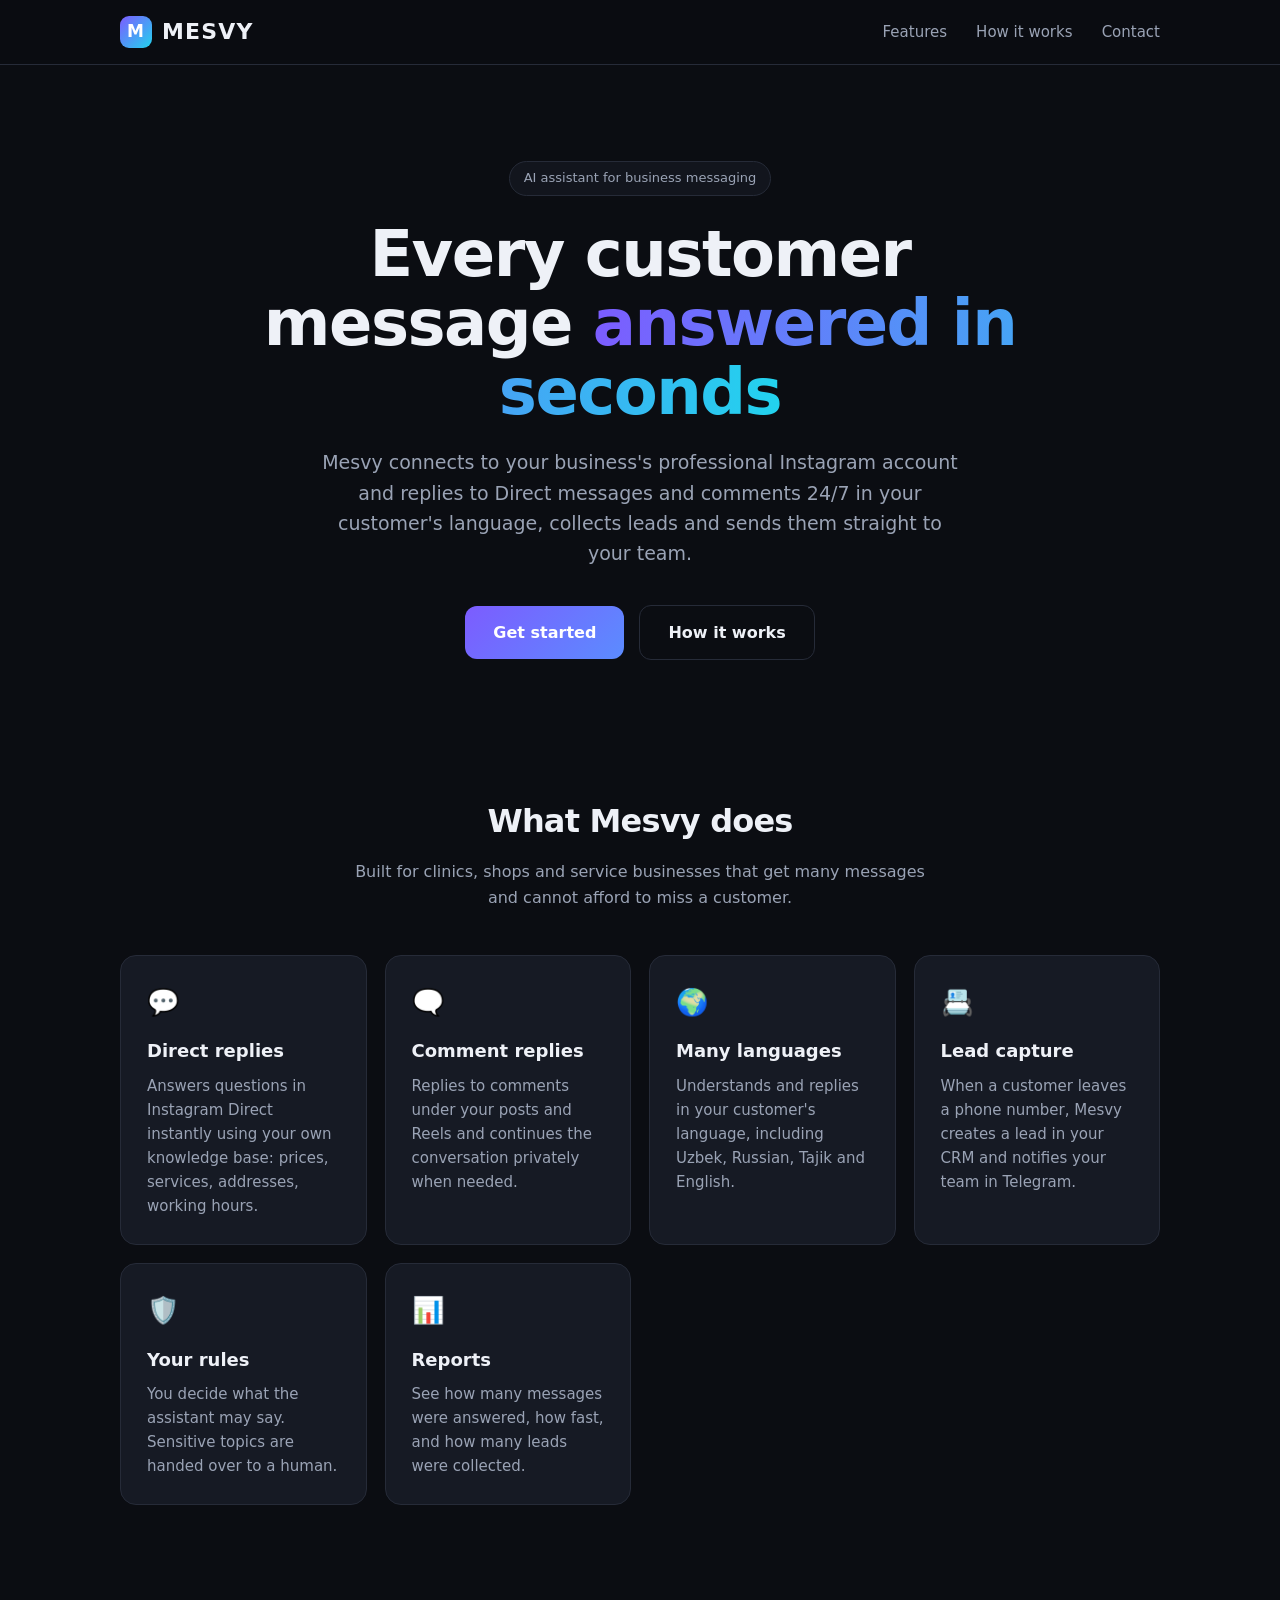
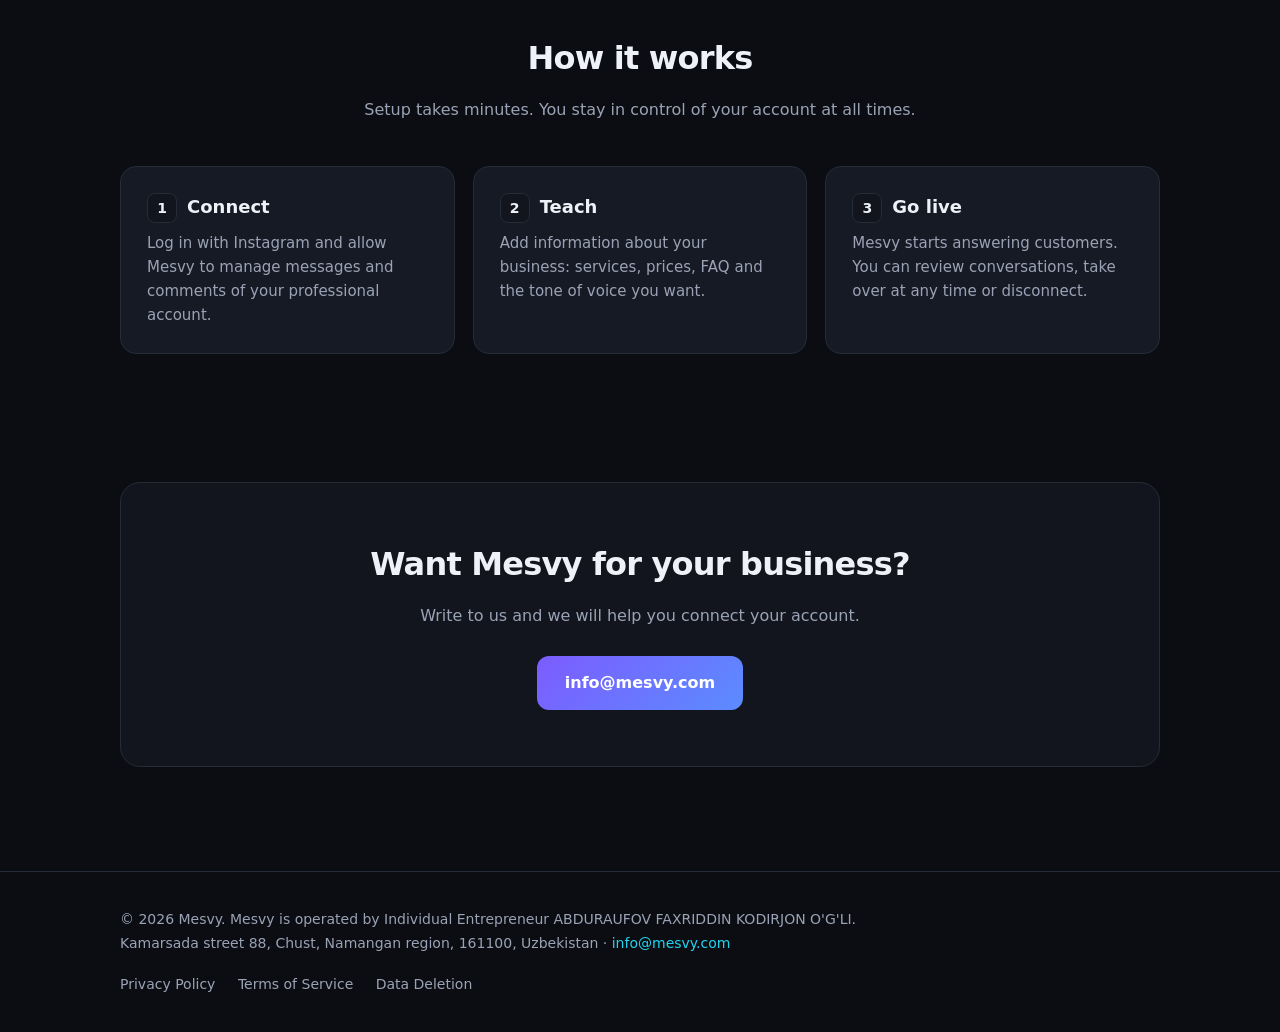
<file: index.html>
<!doctype html>
<html lang="en">
<head>
  <meta charset="utf-8">
  <meta name="viewport" content="width=device-width, initial-scale=1">
  <meta name="facebook-domain-verification" content="y412mmk7uv4e1sqrcj9cghcx4xdvek" />
  <title>Mesvy — AI assistant for Instagram Direct and comments</title>
  <meta name="description" content="Mesvy answers your customers in Instagram Direct and comments 24/7 with AI, collects leads and sends them to your CRM and Telegram.">
  <link rel="stylesheet" href="style.css">
</head>
<body>
  <header>
    <div class="wrap">
      <a class="logo" href="/"><span class="logo-mark">M</span>Mesvy</a>
      <nav>
        <a href="#features">Features</a>
        <a href="#how">How it works</a>
        <a class="keep" href="#contact">Contact</a>
      </nav>
    </div>
  </header>

  <main>
    <div class="wrap hero">
      <span class="badge">AI assistant for business messaging</span>
      <h1>Every customer message <span class="grad">answered in seconds</span></h1>
      <p>Mesvy connects to your business's professional Instagram account and replies to Direct messages and comments 24/7 in your customer's language, collects leads and sends them straight to your team.</p>
      <a class="btn" href="#contact">Get started</a>
      <a class="btn btn-ghost" href="#how">How it works</a>
    </div>

    <section id="features">
      <div class="wrap">
        <h2>What Mesvy does</h2>
        <p class="sub">Built for clinics, shops and service businesses that get many messages and cannot afford to miss a customer.</p>
        <div class="grid">
          <div class="card"><div class="ico">💬</div><h3>Direct replies</h3><p>Answers questions in Instagram Direct instantly using your own knowledge base: prices, services, addresses, working hours.</p></div>
          <div class="card"><div class="ico">🗨️</div><h3>Comment replies</h3><p>Replies to comments under your posts and Reels and continues the conversation privately when needed.</p></div>
          <div class="card"><div class="ico">🌍</div><h3>Many languages</h3><p>Understands and replies in your customer's language, including Uzbek, Russian, Tajik and English.</p></div>
          <div class="card"><div class="ico">📇</div><h3>Lead capture</h3><p>When a customer leaves a phone number, Mesvy creates a lead in your CRM and notifies your team in Telegram.</p></div>
          <div class="card"><div class="ico">🛡️</div><h3>Your rules</h3><p>You decide what the assistant may say. Sensitive topics are handed over to a human.</p></div>
          <div class="card"><div class="ico">📊</div><h3>Reports</h3><p>See how many messages were answered, how fast, and how many leads were collected.</p></div>
        </div>
      </div>
    </section>

    <section id="how">
      <div class="wrap">
        <h2>How it works</h2>
        <p class="sub">Setup takes minutes. You stay in control of your account at all times.</p>
        <div class="grid steps">
          <div class="card"><h3>Connect</h3><p>Log in with Instagram and allow Mesvy to manage messages and comments of your professional account.</p></div>
          <div class="card"><h3>Teach</h3><p>Add information about your business: services, prices, FAQ and the tone of voice you want.</p></div>
          <div class="card"><h3>Go live</h3><p>Mesvy starts answering customers. You can review conversations, take over at any time or disconnect.</p></div>
        </div>
      </div>
    </section>

    <section id="contact">
      <div class="wrap">
        <div class="cta">
          <h2>Want Mesvy for your business?</h2>
          <p>Write to us and we will help you connect your account.</p>
          <a class="btn" href="mailto:info@mesvy.com">info@mesvy.com</a>
        </div>
      </div>
    </section>
  </main>

  <footer>
    <div class="wrap">
      <div class="company">
        © 2026 Mesvy. Mesvy is operated by Individual Entrepreneur ABDURAUFOV FAXRIDDIN KODIRJON O'G'LI.<br>
        Kamarsada street 88, Chust, Namangan region, 161100, Uzbekistan · <a href="mailto:info@mesvy.com">info@mesvy.com</a>
      </div>
      <div class="links">
        <a href="privacy.html">Privacy Policy</a>
        <a href="terms.html">Terms of Service</a>
        <a href="data-deletion.html">Data Deletion</a>
      </div>
    </div>
  </footer>
</body>
</html>
</file>
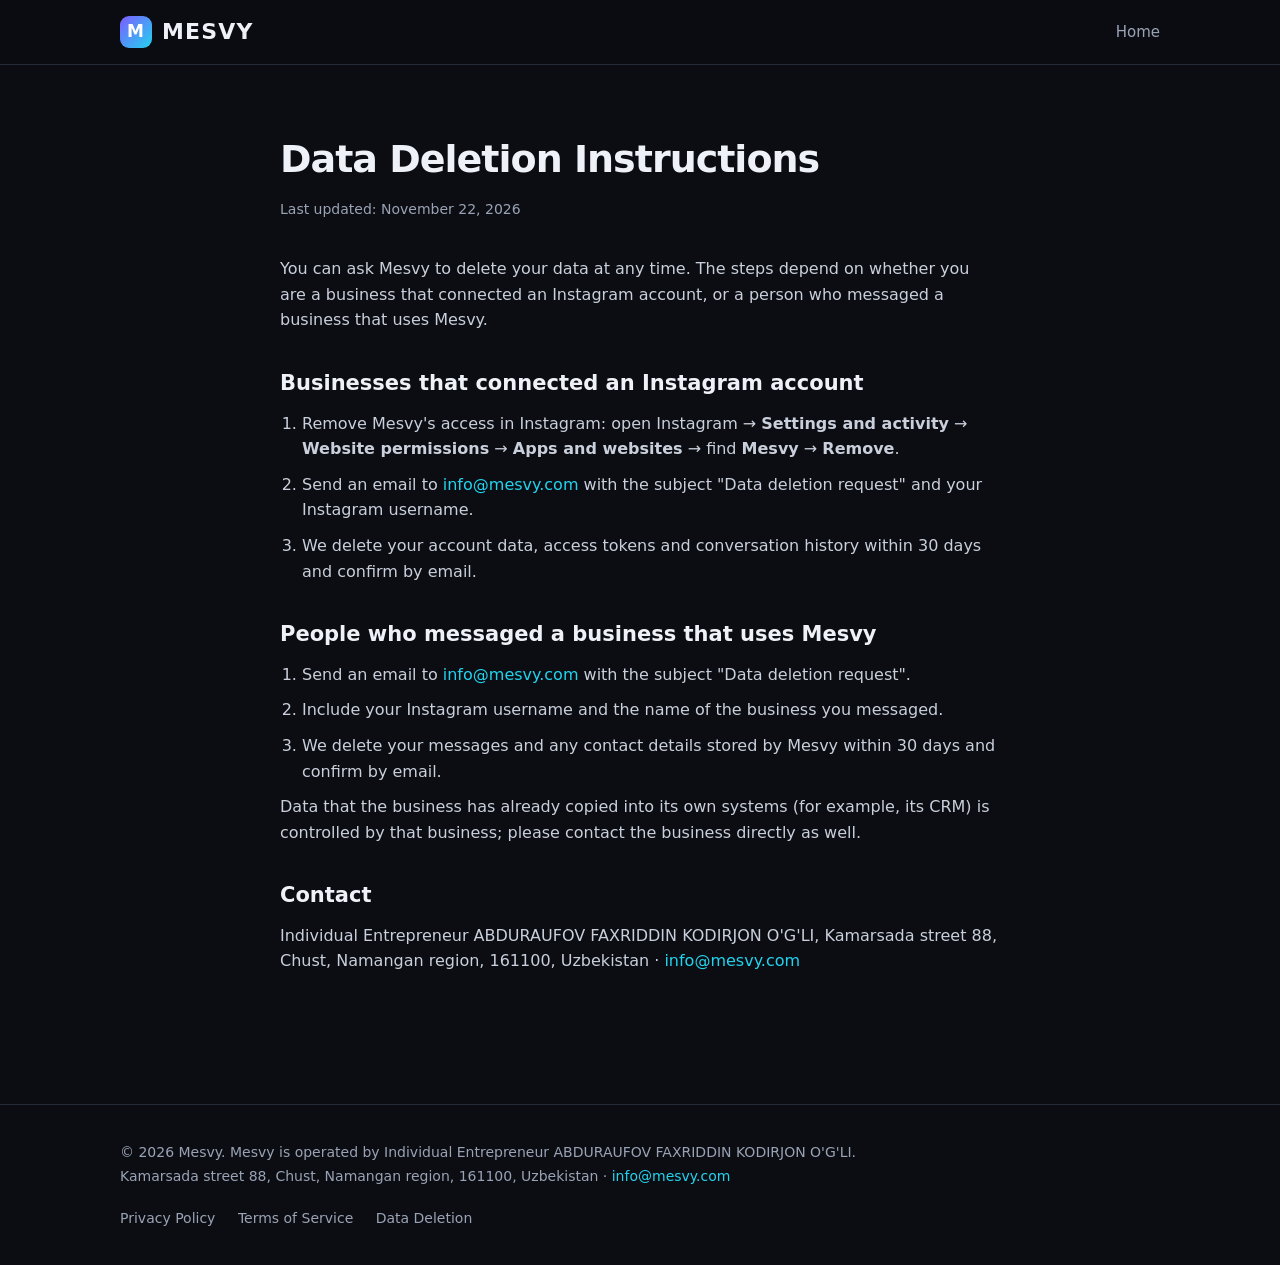
<file: data-deletion.html>
<!doctype html>
<html lang="en">
<head>
  <meta charset="utf-8">
  <meta name="viewport" content="width=device-width, initial-scale=1">
  <title>Data Deletion — Mesvy</title>
  <link rel="stylesheet" href="style.css">
</head>
<body>
  <header>
    <div class="wrap">
      <a class="logo" href="/"><span class="logo-mark">M</span>Mesvy</a>
      <nav><a class="keep" href="/">Home</a></nav>
    </div>
  </header>

  <main class="legal">
    <h1>Data Deletion Instructions</h1>
    <p class="updated">Last updated: November 22, 2026</p>

    <p>You can ask Mesvy to delete your data at any time. The steps depend on whether you are a business that connected an Instagram account, or a person who messaged a business that uses Mesvy.</p>

    <h2>Businesses that connected an Instagram account</h2>
    <ol>
      <li>Remove Mesvy's access in Instagram: open Instagram → <strong>Settings and activity</strong> → <strong>Website permissions</strong> → <strong>Apps and websites</strong> → find <strong>Mesvy</strong> → <strong>Remove</strong>.</li>
      <li>Send an email to <a href="mailto:info@mesvy.com?subject=Data%20deletion%20request">info@mesvy.com</a> with the subject "Data deletion request" and your Instagram username.</li>
      <li>We delete your account data, access tokens and conversation history within 30 days and confirm by email.</li>
    </ol>

    <h2>People who messaged a business that uses Mesvy</h2>
    <ol>
      <li>Send an email to <a href="mailto:info@mesvy.com?subject=Data%20deletion%20request">info@mesvy.com</a> with the subject "Data deletion request".</li>
      <li>Include your Instagram username and the name of the business you messaged.</li>
      <li>We delete your messages and any contact details stored by Mesvy within 30 days and confirm by email.</li>
    </ol>

    <p>Data that the business has already copied into its own systems (for example, its CRM) is controlled by that business; please contact the business directly as well.</p>

    <h2>Contact</h2>
    <p>Individual Entrepreneur ABDURAUFOV FAXRIDDIN KODIRJON O'G'LI, Kamarsada street 88, Chust, Namangan region, 161100, Uzbekistan · <a href="mailto:info@mesvy.com">info@mesvy.com</a></p>
  </main>

  <footer>
    <div class="wrap">
      <div class="company">
        © 2026 Mesvy. Mesvy is operated by Individual Entrepreneur ABDURAUFOV FAXRIDDIN KODIRJON O'G'LI.<br>
        Kamarsada street 88, Chust, Namangan region, 161100, Uzbekistan · <a href="mailto:info@mesvy.com">info@mesvy.com</a>
      </div>
      <div class="links">
        <a href="privacy.html">Privacy Policy</a>
        <a href="terms.html">Terms of Service</a>
        <a href="data-deletion.html">Data Deletion</a>
      </div>
    </div>
  </footer>
</body>
</html>
</file>
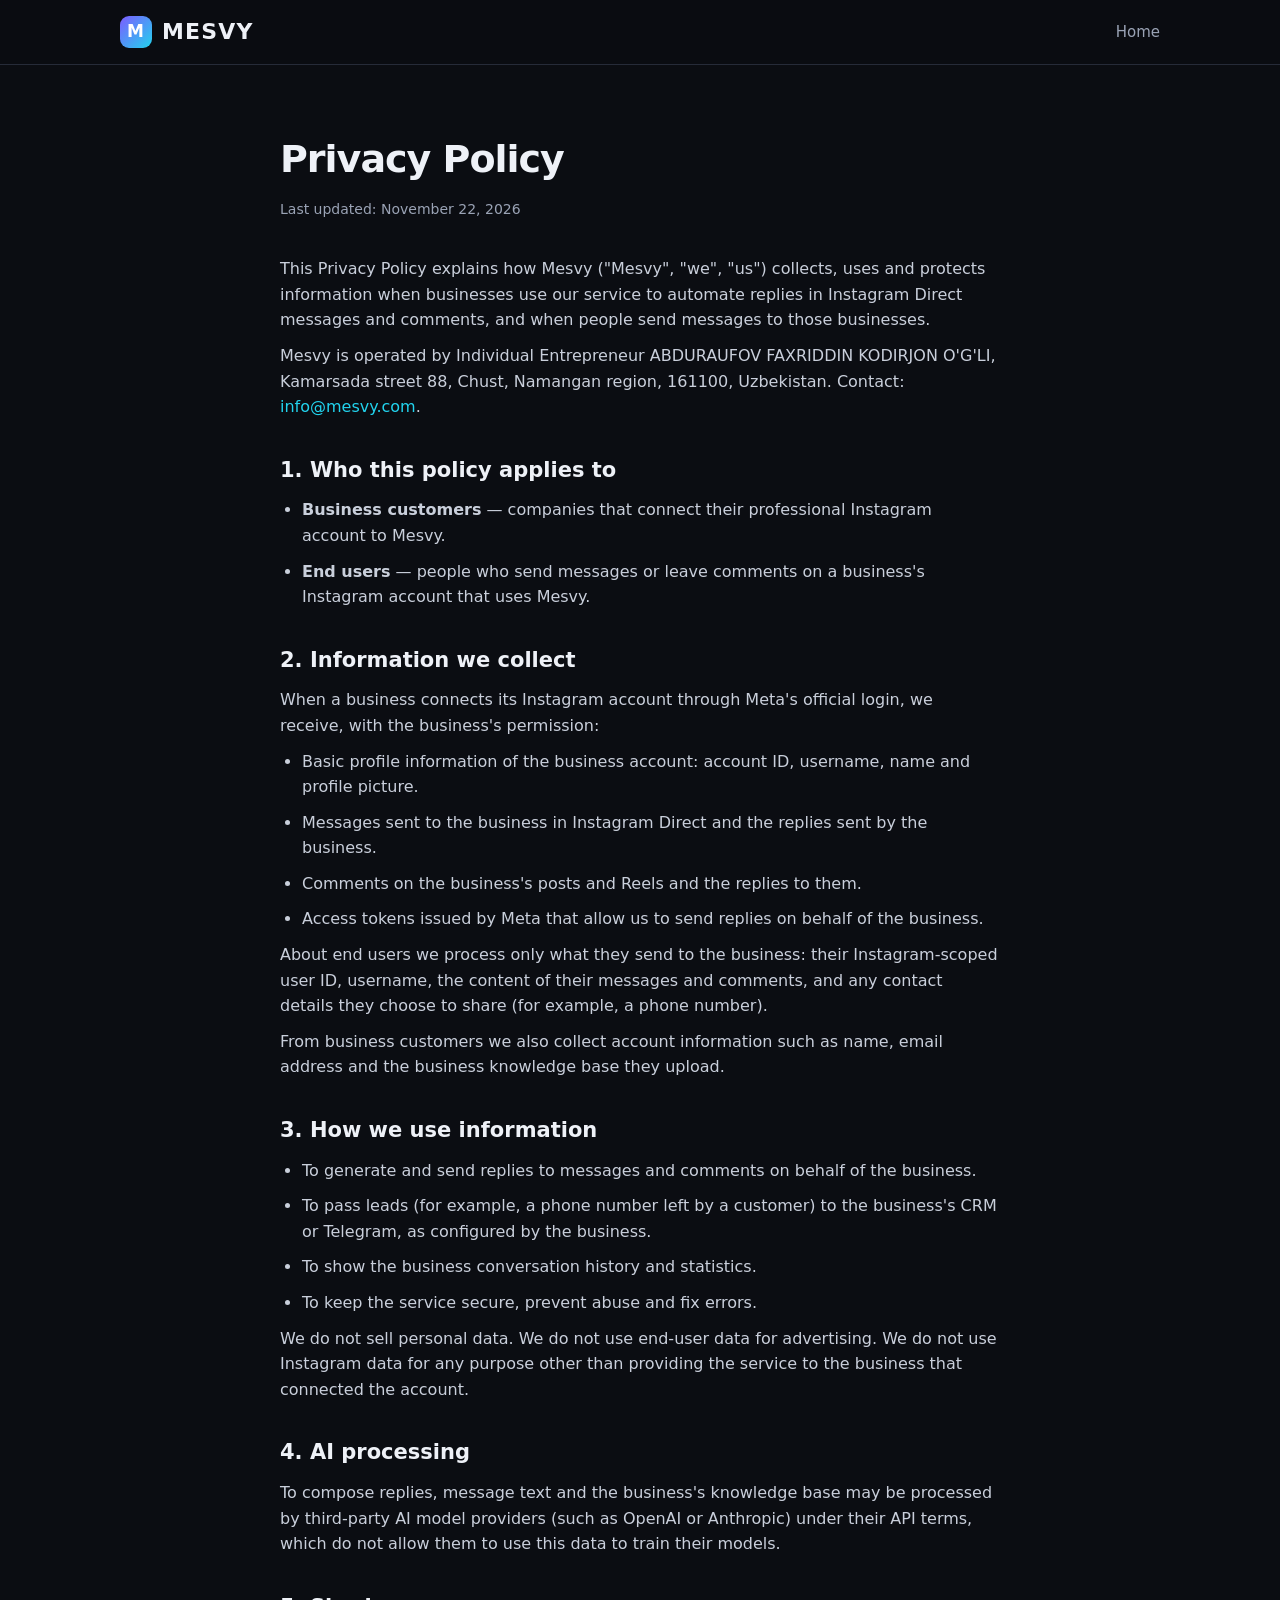
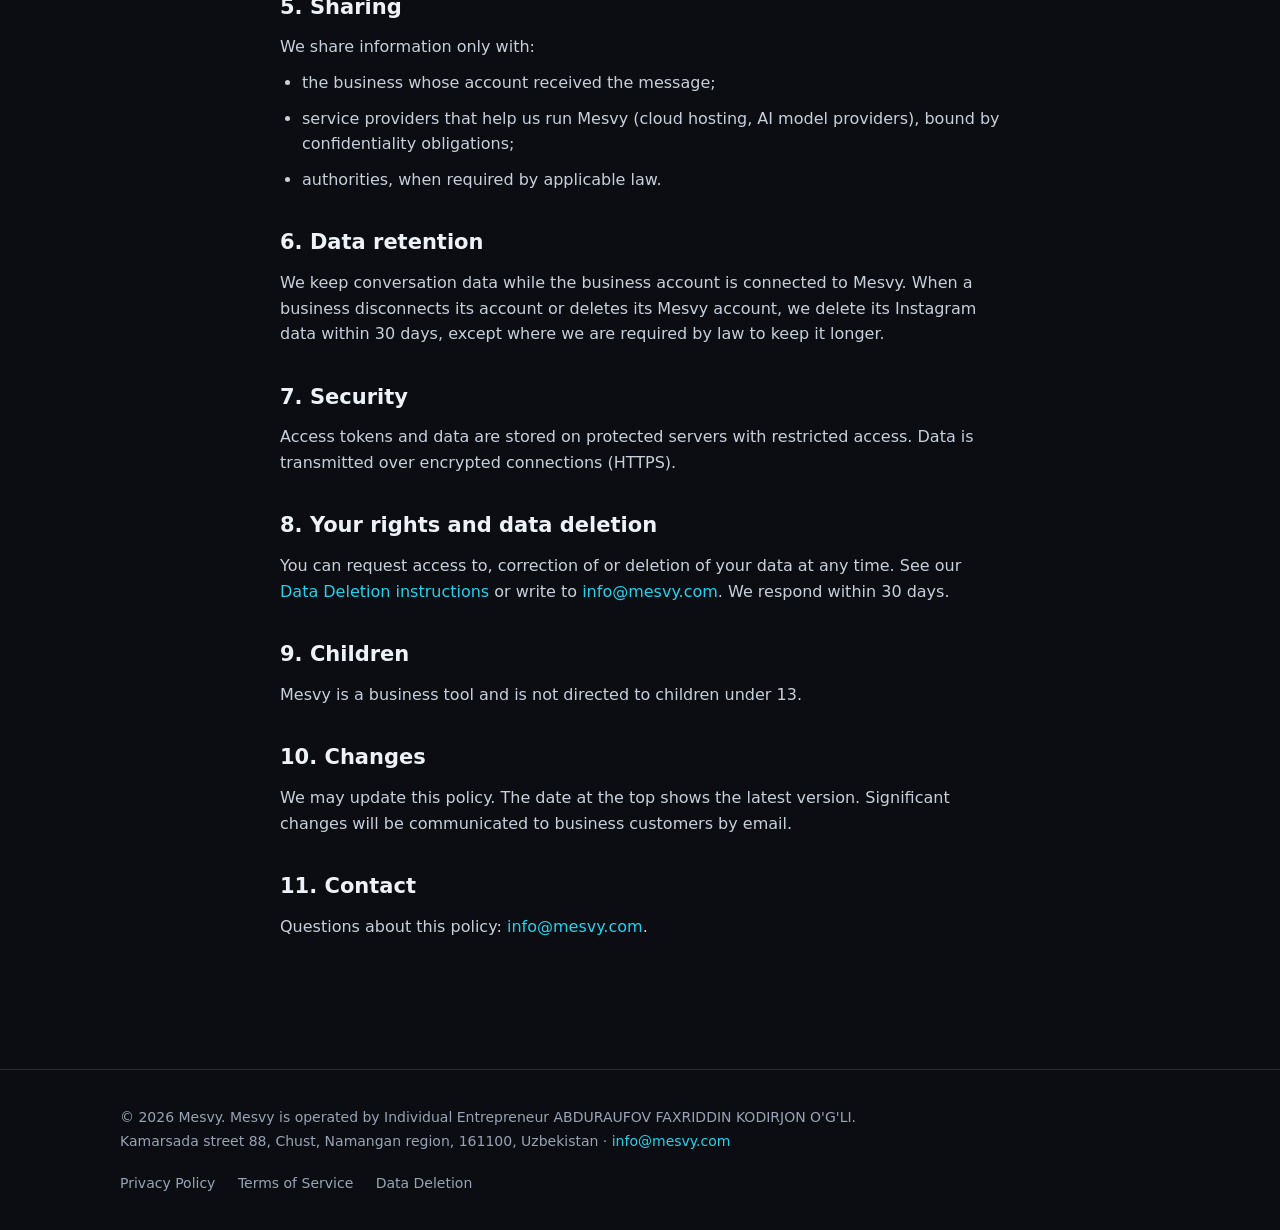
<file: privacy.html>
<!doctype html>
<html lang="en">
<head>
  <meta charset="utf-8">
  <meta name="viewport" content="width=device-width, initial-scale=1">
  <title>Privacy Policy — Mesvy</title>
  <link rel="stylesheet" href="style.css">
</head>
<body>
  <header>
    <div class="wrap">
      <a class="logo" href="/"><span class="logo-mark">M</span>Mesvy</a>
      <nav><a class="keep" href="/">Home</a></nav>
    </div>
  </header>

  <main class="legal">
    <h1>Privacy Policy</h1>
    <p class="updated">Last updated: November 22, 2026</p>

    <p>This Privacy Policy explains how Mesvy ("Mesvy", "we", "us") collects, uses and protects information when businesses use our service to automate replies in Instagram Direct messages and comments, and when people send messages to those businesses.</p>
    <p>Mesvy is operated by Individual Entrepreneur ABDURAUFOV FAXRIDDIN KODIRJON O'G'LI, Kamarsada street 88, Chust, Namangan region, 161100, Uzbekistan. Contact: <a href="mailto:info@mesvy.com">info@mesvy.com</a>.</p>

    <h2>1. Who this policy applies to</h2>
    <ul>
      <li><strong>Business customers</strong> — companies that connect their professional Instagram account to Mesvy.</li>
      <li><strong>End users</strong> — people who send messages or leave comments on a business's Instagram account that uses Mesvy.</li>
    </ul>

    <h2>2. Information we collect</h2>
    <p>When a business connects its Instagram account through Meta's official login, we receive, with the business's permission:</p>
    <ul>
      <li>Basic profile information of the business account: account ID, username, name and profile picture.</li>
      <li>Messages sent to the business in Instagram Direct and the replies sent by the business.</li>
      <li>Comments on the business's posts and Reels and the replies to them.</li>
      <li>Access tokens issued by Meta that allow us to send replies on behalf of the business.</li>
    </ul>
    <p>About end users we process only what they send to the business: their Instagram-scoped user ID, username, the content of their messages and comments, and any contact details they choose to share (for example, a phone number).</p>
    <p>From business customers we also collect account information such as name, email address and the business knowledge base they upload.</p>

    <h2>3. How we use information</h2>
    <ul>
      <li>To generate and send replies to messages and comments on behalf of the business.</li>
      <li>To pass leads (for example, a phone number left by a customer) to the business's CRM or Telegram, as configured by the business.</li>
      <li>To show the business conversation history and statistics.</li>
      <li>To keep the service secure, prevent abuse and fix errors.</li>
    </ul>
    <p>We do not sell personal data. We do not use end-user data for advertising. We do not use Instagram data for any purpose other than providing the service to the business that connected the account.</p>

    <h2>4. AI processing</h2>
    <p>To compose replies, message text and the business's knowledge base may be processed by third-party AI model providers (such as OpenAI or Anthropic) under their API terms, which do not allow them to use this data to train their models.</p>

    <h2>5. Sharing</h2>
    <p>We share information only with:</p>
    <ul>
      <li>the business whose account received the message;</li>
      <li>service providers that help us run Mesvy (cloud hosting, AI model providers), bound by confidentiality obligations;</li>
      <li>authorities, when required by applicable law.</li>
    </ul>

    <h2>6. Data retention</h2>
    <p>We keep conversation data while the business account is connected to Mesvy. When a business disconnects its account or deletes its Mesvy account, we delete its Instagram data within 30 days, except where we are required by law to keep it longer.</p>

    <h2>7. Security</h2>
    <p>Access tokens and data are stored on protected servers with restricted access. Data is transmitted over encrypted connections (HTTPS).</p>

    <h2>8. Your rights and data deletion</h2>
    <p>You can request access to, correction of or deletion of your data at any time. See our <a href="data-deletion.html">Data Deletion instructions</a> or write to <a href="mailto:info@mesvy.com">info@mesvy.com</a>. We respond within 30 days.</p>

    <h2>9. Children</h2>
    <p>Mesvy is a business tool and is not directed to children under 13.</p>

    <h2>10. Changes</h2>
    <p>We may update this policy. The date at the top shows the latest version. Significant changes will be communicated to business customers by email.</p>

    <h2>11. Contact</h2>
    <p>Questions about this policy: <a href="mailto:info@mesvy.com">info@mesvy.com</a>.</p>
  </main>

  <footer>
    <div class="wrap">
      <div class="company">
        © 2026 Mesvy. Mesvy is operated by Individual Entrepreneur ABDURAUFOV FAXRIDDIN KODIRJON O'G'LI.<br>
        Kamarsada street 88, Chust, Namangan region, 161100, Uzbekistan · <a href="mailto:info@mesvy.com">info@mesvy.com</a>
      </div>
      <div class="links">
        <a href="privacy.html">Privacy Policy</a>
        <a href="terms.html">Terms of Service</a>
        <a href="data-deletion.html">Data Deletion</a>
      </div>
    </div>
  </footer>
</body>
</html>
</file>
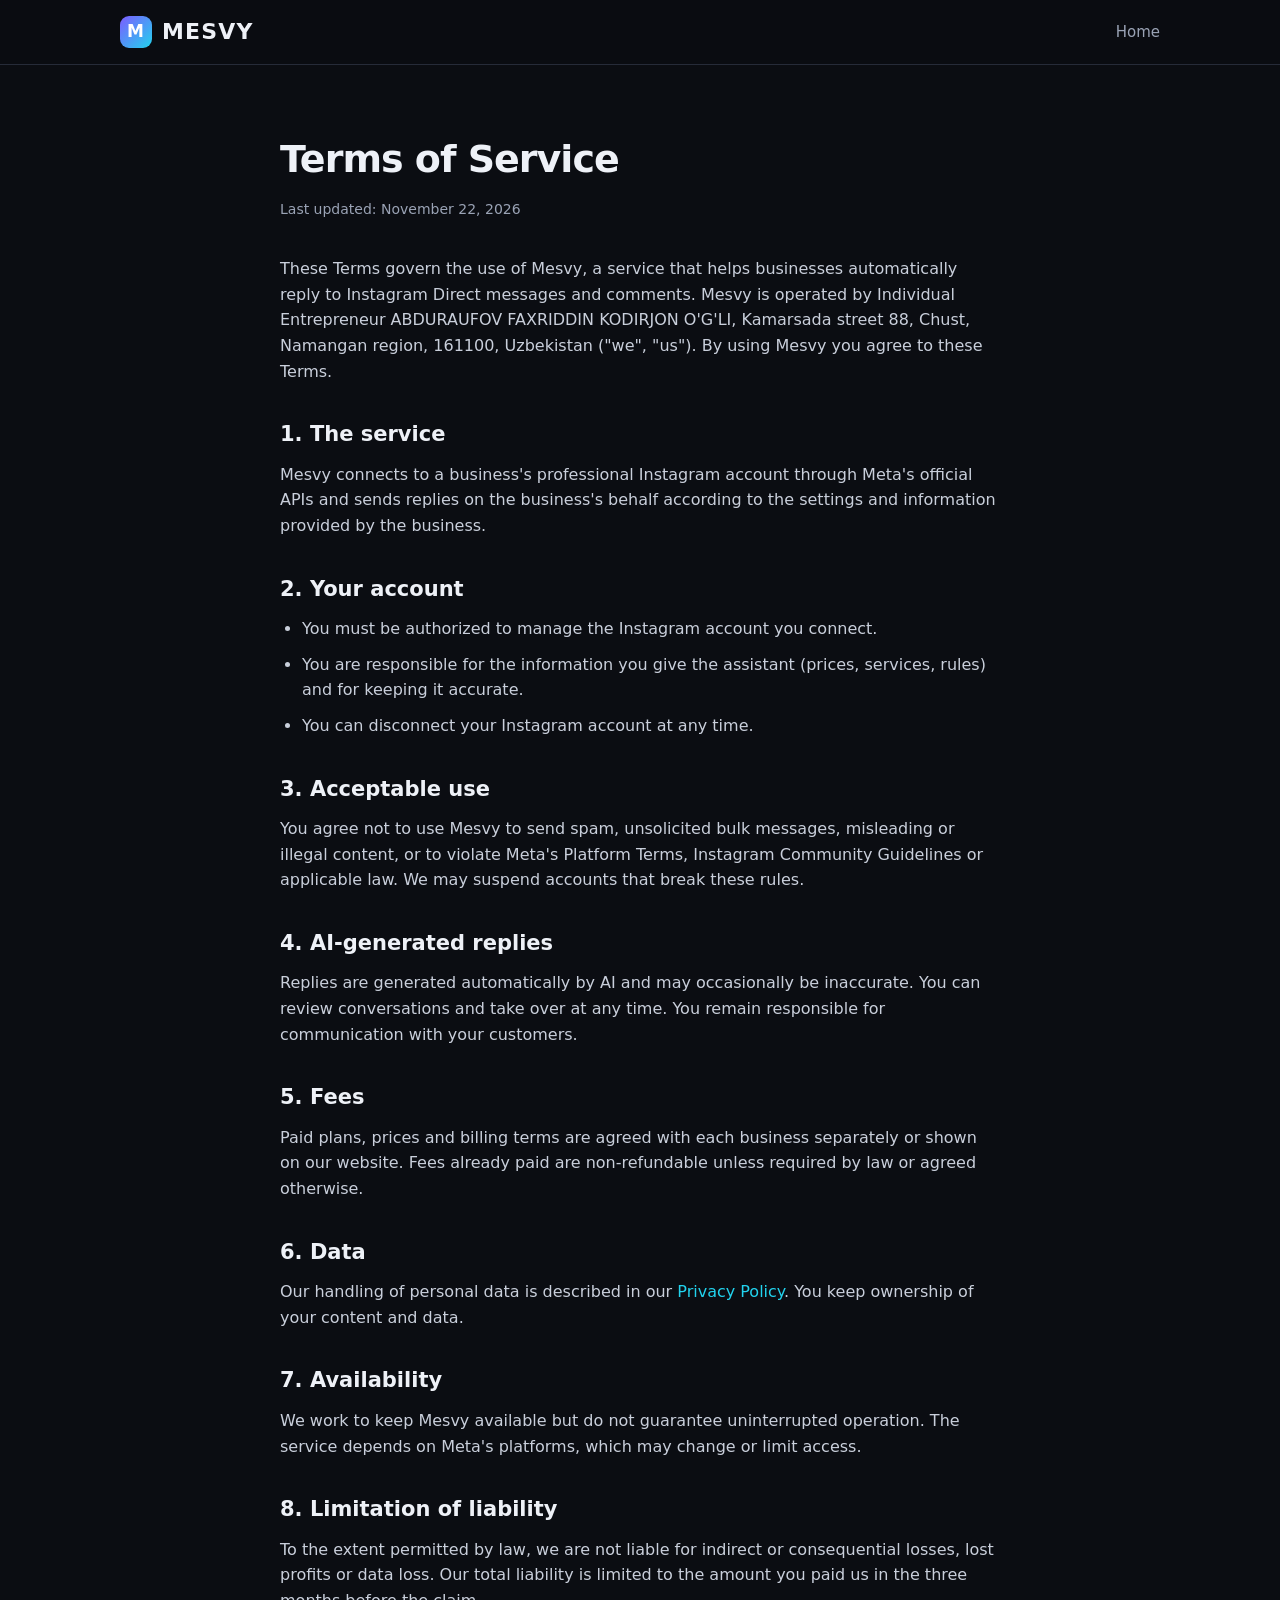
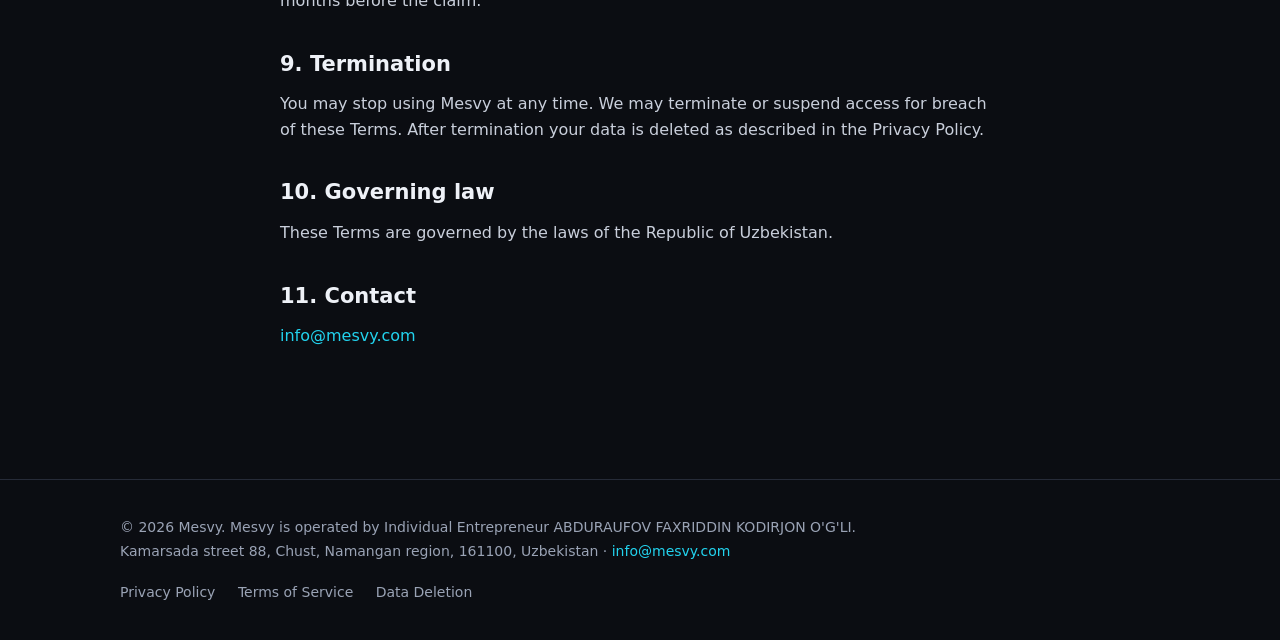
<file: terms.html>
<!doctype html>
<html lang="en">
<head>
  <meta charset="utf-8">
  <meta name="viewport" content="width=device-width, initial-scale=1">
  <title>Terms of Service — Mesvy</title>
  <link rel="stylesheet" href="style.css">
</head>
<body>
  <header>
    <div class="wrap">
      <a class="logo" href="/"><span class="logo-mark">M</span>Mesvy</a>
      <nav><a class="keep" href="/">Home</a></nav>
    </div>
  </header>

  <main class="legal">
    <h1>Terms of Service</h1>
    <p class="updated">Last updated: November 22, 2026</p>

    <p>These Terms govern the use of Mesvy, a service that helps businesses automatically reply to Instagram Direct messages and comments. Mesvy is operated by Individual Entrepreneur ABDURAUFOV FAXRIDDIN KODIRJON O'G'LI, Kamarsada street 88, Chust, Namangan region, 161100, Uzbekistan ("we", "us"). By using Mesvy you agree to these Terms.</p>

    <h2>1. The service</h2>
    <p>Mesvy connects to a business's professional Instagram account through Meta's official APIs and sends replies on the business's behalf according to the settings and information provided by the business.</p>

    <h2>2. Your account</h2>
    <ul>
      <li>You must be authorized to manage the Instagram account you connect.</li>
      <li>You are responsible for the information you give the assistant (prices, services, rules) and for keeping it accurate.</li>
      <li>You can disconnect your Instagram account at any time.</li>
    </ul>

    <h2>3. Acceptable use</h2>
    <p>You agree not to use Mesvy to send spam, unsolicited bulk messages, misleading or illegal content, or to violate Meta's Platform Terms, Instagram Community Guidelines or applicable law. We may suspend accounts that break these rules.</p>

    <h2>4. AI-generated replies</h2>
    <p>Replies are generated automatically by AI and may occasionally be inaccurate. You can review conversations and take over at any time. You remain responsible for communication with your customers.</p>

    <h2>5. Fees</h2>
    <p>Paid plans, prices and billing terms are agreed with each business separately or shown on our website. Fees already paid are non-refundable unless required by law or agreed otherwise.</p>

    <h2>6. Data</h2>
    <p>Our handling of personal data is described in our <a href="privacy.html">Privacy Policy</a>. You keep ownership of your content and data.</p>

    <h2>7. Availability</h2>
    <p>We work to keep Mesvy available but do not guarantee uninterrupted operation. The service depends on Meta's platforms, which may change or limit access.</p>

    <h2>8. Limitation of liability</h2>
    <p>To the extent permitted by law, we are not liable for indirect or consequential losses, lost profits or data loss. Our total liability is limited to the amount you paid us in the three months before the claim.</p>

    <h2>9. Termination</h2>
    <p>You may stop using Mesvy at any time. We may terminate or suspend access for breach of these Terms. After termination your data is deleted as described in the Privacy Policy.</p>

    <h2>10. Governing law</h2>
    <p>These Terms are governed by the laws of the Republic of Uzbekistan.</p>

    <h2>11. Contact</h2>
    <p><a href="mailto:info@mesvy.com">info@mesvy.com</a></p>
  </main>

  <footer>
    <div class="wrap">
      <div class="company">
        © 2026 Mesvy. Mesvy is operated by Individual Entrepreneur ABDURAUFOV FAXRIDDIN KODIRJON O'G'LI.<br>
        Kamarsada street 88, Chust, Namangan region, 161100, Uzbekistan · <a href="mailto:info@mesvy.com">info@mesvy.com</a>
      </div>
      <div class="links">
        <a href="privacy.html">Privacy Policy</a>
        <a href="terms.html">Terms of Service</a>
        <a href="data-deletion.html">Data Deletion</a>
      </div>
    </div>
  </footer>
</body>
</html>
</file>
<file: style.css>
:root {
  --bg: #0b0d12;
  --bg-2: #12151d;
  --card: #161a24;
  --line: #262b38;
  --text: #eef1f7;
  --muted: #9aa3b5;
  --accent: #7c5cff;
  --accent-2: #22d3ee;
}

* { box-sizing: border-box; margin: 0; padding: 0; }

body {
  font-family: "Inter", system-ui, -apple-system, "Segoe UI", Roboto, sans-serif;
  background: var(--bg);
  color: var(--text);
  line-height: 1.6;
  -webkit-font-smoothing: antialiased;
}

a { color: var(--accent-2); text-decoration: none; }
a:hover { text-decoration: underline; }

.wrap { max-width: 1080px; margin: 0 auto; padding: 0 20px; }

/* header */
header {
  position: sticky; top: 0; z-index: 10;
  background: rgba(11, 13, 18, 0.85);
  backdrop-filter: blur(10px);
  border-bottom: 1px solid var(--line);
}
header .wrap { display: flex; align-items: center; justify-content: space-between; height: 64px; }
.logo { display: flex; align-items: center; gap: 10px; font-weight: 800; font-size: 22px; color: var(--text); letter-spacing: 1.2px; text-transform: uppercase; }
.logo:hover { text-decoration: none; }
.logo-mark {
  width: 32px; height: 32px; border-radius: 9px;
  background: linear-gradient(135deg, var(--accent), var(--accent-2));
  display: grid; place-items: center; color: #fff; font-size: 17px; font-weight: 800;
}
nav a { color: var(--muted); margin-left: 24px; font-size: 15px; }
nav a:hover { color: var(--text); text-decoration: none; }

/* hero */
.hero { padding: 96px 0 72px; text-align: center; }
.badge {
  display: inline-block; padding: 6px 14px; border-radius: 999px;
  border: 1px solid var(--line); background: var(--bg-2);
  color: var(--muted); font-size: 13px; margin-bottom: 24px;
}
.hero h1 {
  font-size: clamp(36px, 6vw, 64px); line-height: 1.08; letter-spacing: -1.5px;
  font-weight: 800; max-width: 820px; margin: 0 auto 20px;
}
.grad { background: linear-gradient(90deg, var(--accent), var(--accent-2)); -webkit-background-clip: text; background-clip: text; color: transparent; }
.hero p { color: var(--muted); font-size: 19px; max-width: 640px; margin: 0 auto 36px; }
.btn {
  display: inline-block; padding: 14px 28px; border-radius: 12px;
  background: linear-gradient(135deg, var(--accent), #5b8cff);
  color: #fff; font-weight: 600; font-size: 16px;
}
.btn:hover { text-decoration: none; filter: brightness(1.1); }
.btn-ghost { background: transparent; border: 1px solid var(--line); color: var(--text); margin-left: 10px; }

/* features */
section { padding: 64px 0; }
section h2 { font-size: 32px; letter-spacing: -0.8px; text-align: center; margin-bottom: 12px; }
.sub { color: var(--muted); text-align: center; max-width: 600px; margin: 0 auto 44px; }
.grid { display: grid; grid-template-columns: repeat(auto-fit, minmax(240px, 1fr)); gap: 18px; }
.card { background: var(--card); border: 1px solid var(--line); border-radius: 16px; padding: 26px; }
.card .ico { font-size: 26px; margin-bottom: 14px; }
.card h3 { font-size: 18px; margin-bottom: 8px; }
.card p { color: var(--muted); font-size: 15px; }

.steps { counter-reset: s; }
.steps .card h3::before {
  counter-increment: s; content: counter(s);
  display: inline-grid; place-items: center; width: 28px; height: 28px; margin-right: 10px;
  border-radius: 8px; background: var(--bg-2); border: 1px solid var(--line); font-size: 14px;
}

.cta { text-align: center; background: var(--bg-2); border: 1px solid var(--line); border-radius: 20px; padding: 56px 24px; }
.cta h2 { margin-bottom: 12px; }
.cta p { color: var(--muted); margin-bottom: 28px; }

/* legal pages */
.legal { max-width: 760px; margin: 0 auto; padding: 64px 20px 80px; }
.legal h1 { font-size: 38px; letter-spacing: -1px; margin-bottom: 8px; }
.legal .updated { color: var(--muted); margin-bottom: 36px; font-size: 14px; }
.legal h2 { font-size: 21px; margin: 34px 0 10px; text-align: left; }
.legal p, .legal li { color: #c9cfdb; font-size: 16px; margin-bottom: 10px; }
.legal ul, .legal ol { padding-left: 22px; }

/* footer */
footer { border-top: 1px solid var(--line); padding: 36px 0; margin-top: 40px; color: var(--muted); font-size: 14px; }
footer .wrap { display: flex; flex-wrap: wrap; justify-content: space-between; gap: 18px; }
footer .links a { color: var(--muted); margin-right: 18px; }
footer .company { line-height: 1.7; }

@media (max-width: 600px) {
  nav a:not(.keep) { display: none; }
  .hero { padding: 64px 0 48px; }
  .btn-ghost { margin: 12px 0 0; }
}
</file>
